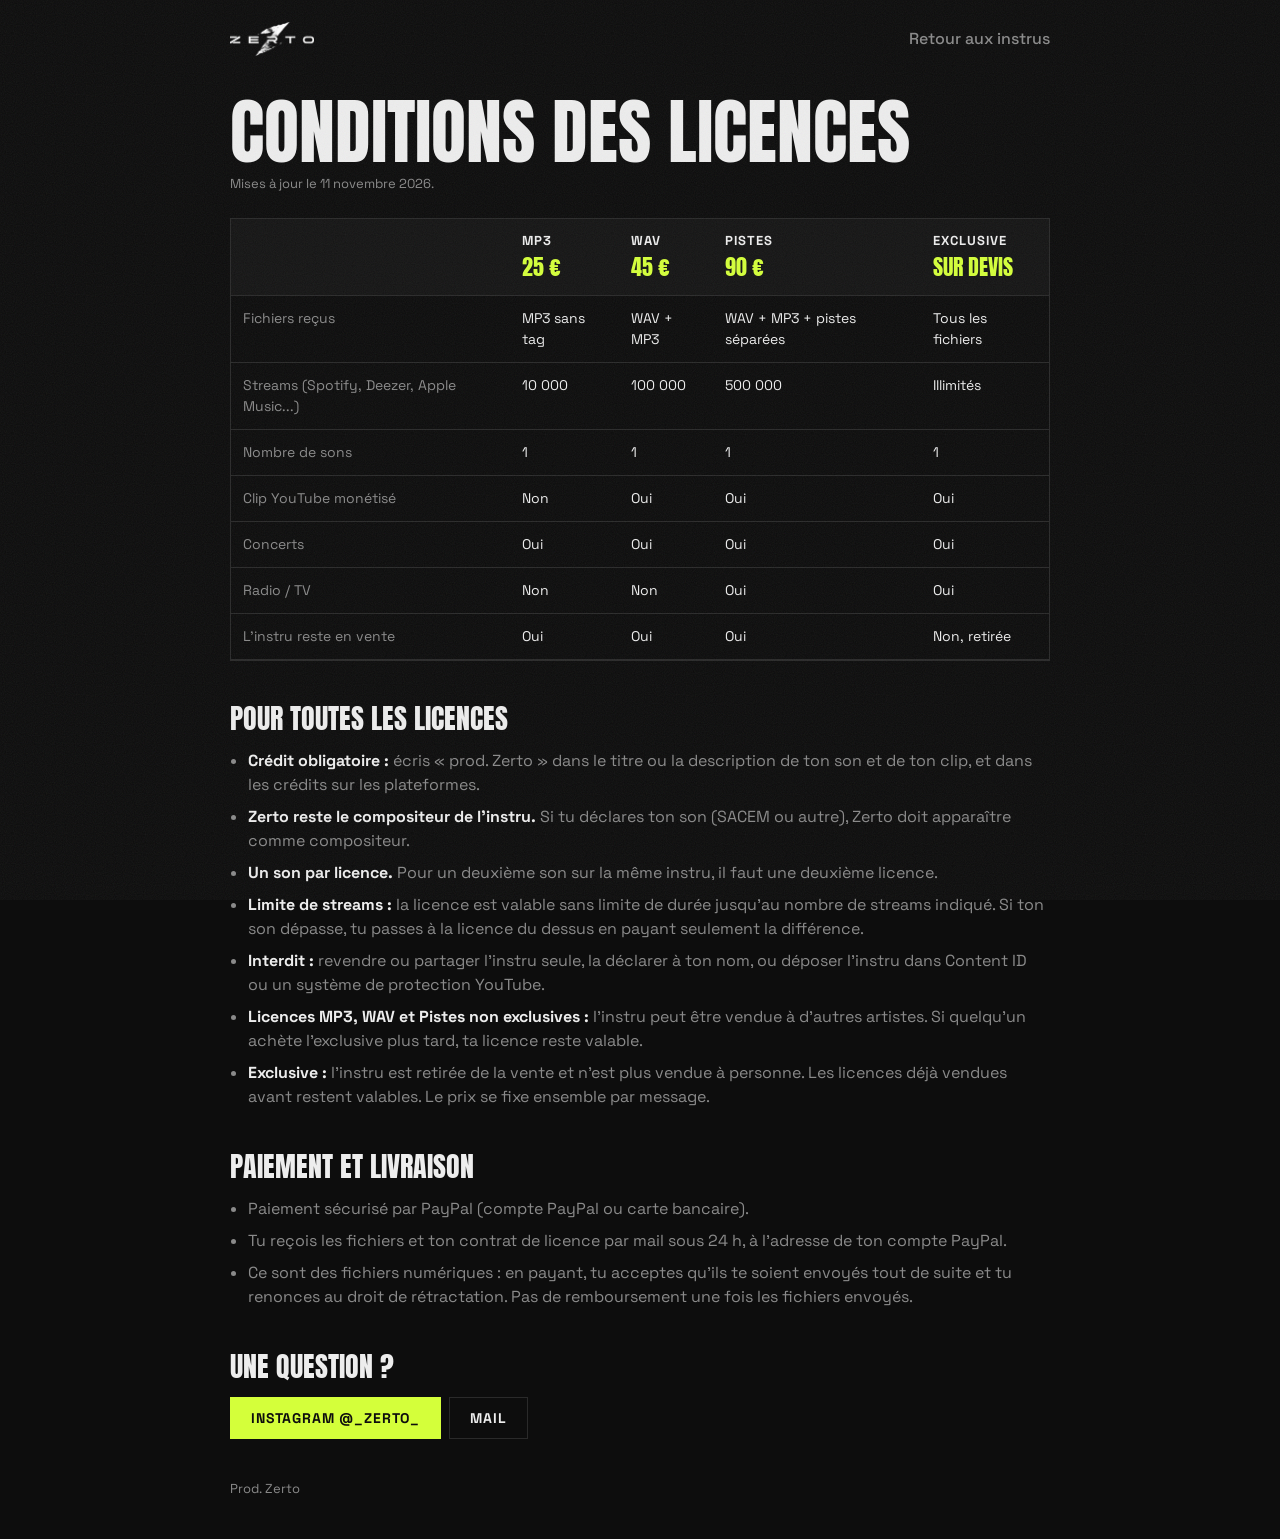
<file: licences.html>
<!doctype html>
<html lang="fr">
<head>
<meta charset="utf-8">
<meta name="viewport" content="width=device-width, initial-scale=1">
<title>Conditions des licences - Zerto</title>
<meta name="description" content="Ce que chaque licence Zerto (MP3, WAV, Pistes, Exclusive) te permet de faire.">
<link rel="icon" href="logo.png">
<link rel="preconnect" href="https://fonts.googleapis.com">
<link rel="preconnect" href="https://fonts.gstatic.com" crossorigin>
<link href="https://fonts.googleapis.com/css2?family=Anton&family=Space+Grotesk:wght@400;500;700&display=swap" rel="stylesheet">
<link rel="stylesheet" href="style.css">
</head>
<body>
<div class="grain"></div>
<div class="page">
  <header class="top">
    <a href="./" class="brand"><img src="logo.png" alt="Zerto"></a>
    <nav><a href="./">Retour aux instrus</a></nav>
  </header>

  <h1>Conditions des licences</h1>
  <p class="aide">Mises à jour le 11 novembre 2026.</p>

  <div class="tableau">
    <table>
      <thead>
        <tr><th></th><th>MP3<br><span>25 €</span></th><th>WAV<br><span>45 €</span></th><th>Pistes<br><span>90 €</span></th><th>Exclusive<br><span>sur devis</span></th></tr>
      </thead>
      <tbody>
        <tr><td>Fichiers reçus</td><td>MP3 sans tag</td><td>WAV + MP3</td><td>WAV + MP3 + pistes séparées</td><td>Tous les fichiers</td></tr>
        <tr><td>Streams (Spotify, Deezer, Apple Music...)</td><td>10 000</td><td>100 000</td><td>500 000</td><td>Illimités</td></tr>
        <tr><td>Nombre de sons</td><td>1</td><td>1</td><td>1</td><td>1</td></tr>
        <tr><td>Clip YouTube monétisé</td><td>Non</td><td>Oui</td><td>Oui</td><td>Oui</td></tr>
        <tr><td>Concerts</td><td>Oui</td><td>Oui</td><td>Oui</td><td>Oui</td></tr>
        <tr><td>Radio / TV</td><td>Non</td><td>Non</td><td>Oui</td><td>Oui</td></tr>
        <tr><td>L'instru reste en vente</td><td>Oui</td><td>Oui</td><td>Oui</td><td>Non, retirée</td></tr>
      </tbody>
    </table>
  </div>

  <h2>Pour toutes les licences</h2>
  <ul class="regles">
    <li><strong>Crédit obligatoire :</strong> écris « prod. Zerto » dans le titre ou la description de ton son et de ton clip, et dans les crédits sur les plateformes.</li>
    <li><strong>Zerto reste le compositeur de l'instru.</strong> Si tu déclares ton son (SACEM ou autre), Zerto doit apparaître comme compositeur.</li>
    <li><strong>Un son par licence.</strong> Pour un deuxième son sur la même instru, il faut une deuxième licence.</li>
    <li><strong>Limite de streams :</strong> la licence est valable sans limite de durée jusqu'au nombre de streams indiqué. Si ton son dépasse, tu passes à la licence du dessus en payant seulement la différence.</li>
    <li><strong>Interdit :</strong> revendre ou partager l'instru seule, la déclarer à ton nom, ou déposer l'instru dans Content ID ou un système de protection YouTube.</li>
    <li><strong>Licences MP3, WAV et Pistes non exclusives :</strong> l'instru peut être vendue à d'autres artistes. Si quelqu'un achète l'exclusive plus tard, ta licence reste valable.</li>
    <li><strong>Exclusive :</strong> l'instru est retirée de la vente et n'est plus vendue à personne. Les licences déjà vendues avant restent valables. Le prix se fixe ensemble par message.</li>
  </ul>

  <h2>Paiement et livraison</h2>
  <ul class="regles">
    <li>Paiement sécurisé par PayPal (compte PayPal ou carte bancaire).</li>
    <li>Tu reçois les fichiers et ton contrat de licence par mail sous 24 h, à l'adresse de ton compte PayPal.</li>
    <li>Ce sont des fichiers numériques : en payant, tu acceptes qu'ils te soient envoyés tout de suite et tu renonces au droit de rétractation. Pas de remboursement une fois les fichiers envoyés.</li>
  </ul>

  <h2>Une question ?</h2>
  <div class="actions">
    <a class="btn btn-plein" href="https://www.instagram.com/_zerto_/" target="_blank" rel="noopener">Instagram @_zerto_</a>
    <a class="btn" href="mailto:zertoproduction@gmail.com?subject=Question%20licence">Mail</a>
  </div>

  <footer>Prod. Zerto</footer>
</div>
</body>
</html>
</file>
<file: style.css>
:root {
  --fond: #0d0d0d;
  --panneau: #151515;
  --ligne: #2a2a2a;
  --texte: #ededed;
  --doux: #8a8a8a;
  --accent: #d4ff3a;
}
* { box-sizing: border-box; }
[hidden] { display: none !important; }
html { scroll-behavior: smooth; }
body { margin: 0; background: var(--fond); color: var(--texte); font-family: "Space Grotesk", system-ui, sans-serif; line-height: 1.5; }
a { color: inherit; }
h1, h2 { font-family: Anton, Impact, sans-serif; font-weight: 400; margin: 0; text-transform: uppercase; }

/* grain photo leger */
.grain {
  position: fixed; inset: 0; pointer-events: none; z-index: 50; opacity: .07;
  background-image: url("data:image/svg+xml,%3Csvg xmlns='http://www.w3.org/2000/svg' width='200' height='200'%3E%3Cfilter id='n'%3E%3CfeTurbulence type='fractalNoise' baseFrequency='.9' numOctaves='2'/%3E%3C/filter%3E%3Crect width='100%25' height='100%25' filter='url(%23n)'/%3E%3C/svg%3E");
}

.ecran { display: grid; grid-template-columns: minmax(0, 1.1fr) minmax(0, 1fr); min-height: 100vh; }

.gauche {
  position: sticky; top: 0; height: 100vh; overflow-y: auto; display: flex; flex-direction: column;
  padding: 22px clamp(16px, 3vw, 40px) 28px; border-right: 1px solid var(--ligne);
  background: radial-gradient(120% 70% at 0% 100%, rgba(212,255,58,.08), transparent 60%), var(--fond);
}
.top { display: flex; align-items: center; justify-content: space-between; gap: 16px; }
.brand img { height: 34px; display: block; }
nav { display: flex; gap: 22px; }
nav a { text-decoration: none; font-weight: 500; color: var(--doux); }
nav a:hover { color: var(--accent); }

.scene { margin-top: auto; }
.etiquette { color: var(--accent); font-weight: 700; font-size: 13px; letter-spacing: .2em; text-transform: uppercase; margin: 0; }
.etiquette::before { content: "● "; }
.scene h1 { font-size: clamp(54px, 7.5vw, 110px); line-height: .92; margin: 6px 0 2px; word-break: break-word; }
.artistes { color: var(--doux); text-transform: uppercase; letter-spacing: .1em; margin: 0 0 20px; font-weight: 500; }
.video { position: relative; aspect-ratio: 16/9; background: #000; border: 1px solid var(--ligne); }
.video iframe { position: absolute; inset: 0; width: 100%; height: 100%; border: 0; }
.sous-video { display: flex; flex-wrap: wrap; align-items: center; justify-content: space-between; gap: 12px; margin-top: 14px; }
.meta { color: var(--doux); margin: 0; font-size: 14px; }
.actions { display: flex; flex-wrap: wrap; gap: 8px; }

.btn {
  display: inline-flex; align-items: center; justify-content: center;
  padding: 11px 20px; border: 1px solid var(--ligne); background: transparent; color: var(--texte);
  font: 700 14px "Space Grotesk", sans-serif; text-transform: uppercase; letter-spacing: .06em;
  text-decoration: none; cursor: pointer; transition: background .15s, color .15s, border-color .15s;
}
.btn:hover { border-color: var(--accent); color: var(--accent); }
.btn-plein { background: var(--accent); border-color: var(--accent); color: #0d0d0d; }
.btn-plein:hover { background: #e6ff85; color: #0d0d0d; }

.droite { padding: 22px clamp(16px, 3vw, 40px) 0; min-width: 0; }
.catalogue-tete { display: flex; flex-wrap: wrap; align-items: center; justify-content: space-between; gap: 12px; margin: 6px 0 14px; }
.catalogue h2 { font-size: 34px; }
#compteur { color: var(--doux); }
#recherche {
  flex: 1 1 200px; max-width: 280px; padding: 10px 14px; border: 1px solid var(--ligne);
  background: var(--panneau); color: var(--texte); font: 15px "Space Grotesk", sans-serif; outline: none;
}
#recherche:focus { border-color: var(--accent); }

.liste { counter-reset: piste; border-top: 1px solid var(--ligne); }
.beat {
  counter-increment: piste;
  display: grid; grid-template-columns: 34px 88px 1fr auto; align-items: center; gap: 14px;
  width: 100%; padding: 12px 8px; background: none; border: 0; border-bottom: 1px solid var(--ligne);
  color: inherit; font: inherit; text-align: left; cursor: pointer; transition: background .15s;
}
.beat::before { content: counter(piste, decimal-leading-zero); font-family: Anton, sans-serif; font-size: 20px; color: var(--doux); }
.beat:hover { background: var(--panneau); }
.beat.actif::before, .beat.actif .beat-nom { color: var(--accent); }
.vignette { position: relative; aspect-ratio: 16/9; background: #000; overflow: hidden; }
.vignette img { width: 100%; height: 100%; object-fit: cover; display: block; filter: grayscale(.6); transition: filter .2s; }
.beat:hover .vignette img, .beat.actif .vignette img { filter: none; }
.play { display: none; }
.badge { position: absolute; top: 3px; left: 3px; background: var(--accent); color: #0d0d0d; font-size: 10px; font-weight: 700; padding: 1px 5px; }
.beat-nom { font-family: Anton, Impact, sans-serif; font-size: 24px; line-height: 1.05; margin: 0; text-transform: uppercase; }
.beat-art { color: var(--doux); font-size: 12px; margin: 3px 0 0; text-transform: uppercase; letter-spacing: .08em; }
.beat-meta { color: var(--doux); font-size: 13px; margin: 0; white-space: nowrap; }
.beat-cta { display: none; }
.vide { color: var(--doux); text-align: center; padding: 30px 0; }
.plus { text-align: center; margin-top: 18px; }

.licences { margin: 36px 0; scroll-margin-top: 20px; }
.licences h2 { font-size: 34px; }
.pour { margin: 2px 0 0; }
.pour strong { color: var(--accent); font-family: Anton, sans-serif; font-weight: 400; font-size: 20px; letter-spacing: .02em; }
.aide { color: var(--doux); font-size: 13px; margin: 2px 0 0; }
.aide a { color: var(--texte); }
.offres { display: grid; grid-template-columns: repeat(2, minmax(0, 1fr)); gap: 12px; margin: 16px 0 14px; }
.offre { display: flex; flex-direction: column; padding: 18px; border: 1px solid var(--ligne); background: var(--panneau); }
.offre.top { border-color: var(--accent); }
.offre-nom { margin: 0; font-weight: 700; text-transform: uppercase; letter-spacing: .12em; font-size: 13px; color: var(--doux); }
.offre.top .offre-nom { color: var(--accent); }
.offre-prix { margin: 2px 0 10px; font-family: Anton, sans-serif; font-size: 34px; line-height: 1.1; }
.offre ul { margin: 0 0 16px; padding: 0; list-style: none; font-size: 14px; flex: 1; }
.offre li { padding: 3px 0; color: var(--texte); }
.offre li::before { content: "+ "; color: var(--accent); font-weight: 700; }
.offre .btn { width: 100%; }

.bloc { margin: 36px 0; padding: 26px; border: 1px solid var(--ligne); background: var(--panneau); }
.bloc h2 { font-size: 34px; }
.bloc p { color: var(--doux); margin: 4px 0 18px; }
.merci { border-color: var(--accent); margin-top: 6px; }
.merci a { color: var(--accent); }

footer { color: var(--doux); font-size: 13px; padding: 10px 0 40px; }

/* page conditions des licences */
.page { max-width: 900px; margin: 0 auto; padding: 22px clamp(16px, 4vw, 40px) 0; }
.page h1 { font-size: clamp(40px, 7vw, 72px); line-height: 1; margin: 40px 0 6px; }
.page h2 { font-size: 28px; margin: 36px 0 10px; }
.tableau { overflow-x: auto; margin-top: 24px; border: 1px solid var(--ligne); }
.tableau table { width: 100%; border-collapse: collapse; min-width: 560px; font-size: 14px; }
.tableau th, .tableau td { padding: 12px; border-bottom: 1px solid var(--ligne); text-align: left; vertical-align: top; }
.tableau th { font-weight: 700; text-transform: uppercase; letter-spacing: .08em; font-size: 13px; background: var(--panneau); }
.tableau th span { font-family: Anton, sans-serif; font-size: 22px; color: var(--accent); letter-spacing: 0; font-weight: 400; }
.tableau td:first-child { color: var(--doux); }
.regles { padding-left: 18px; margin: 0; }
.regles li { margin: 8px 0; color: var(--doux); }
.regles strong { color: var(--texte); }
.page .actions { margin-bottom: 30px; }

@media (max-width: 900px) {
  .ecran { grid-template-columns: 1fr; }
  .gauche { position: relative; height: auto; border-right: 0; border-bottom: 1px solid var(--ligne); }
  .scene { margin-top: 36px; }
  .beat { grid-template-columns: 26px 80px 1fr; }
  .beat-meta { display: none; }
  .brand img { height: 28px; }
}
@media (max-width: 480px) {
  .offres { grid-template-columns: 1fr; }
}
</file>
